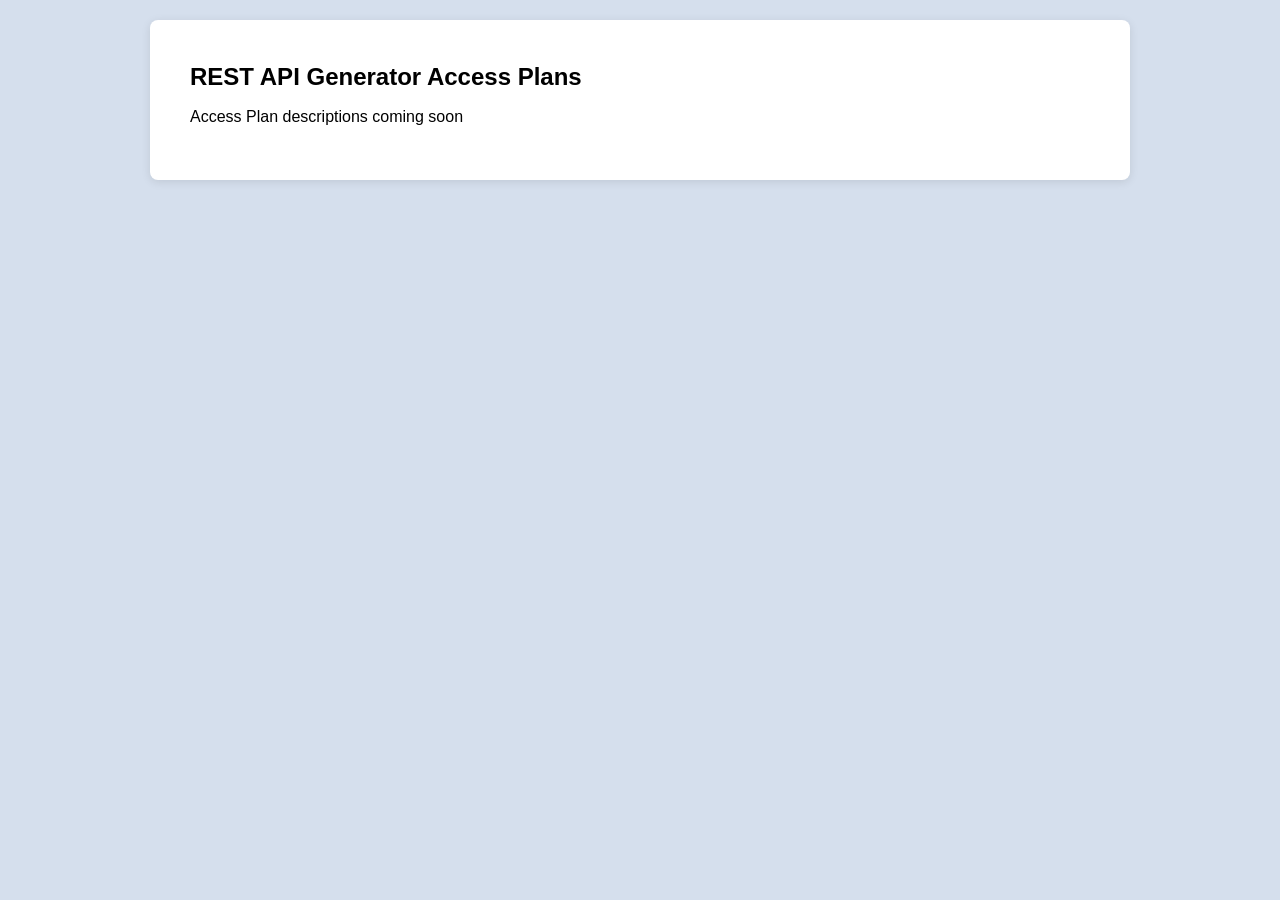
<file: src/main/webapp/accessPlan.html>
<!DOCTYPE html>
<html>
<head>
	<meta charset="ISO-8859-1">
	<title>REST API Generator Access Plans</title>
	<link rel="stylesheet" type="text/css" href="styles.css">
</head>
<body>
	<div id="page">
		<p class="title">REST API Generator Access Plans</p>
		<p>Access Plan descriptions coming soon</p>
</body>
</html>
</file>
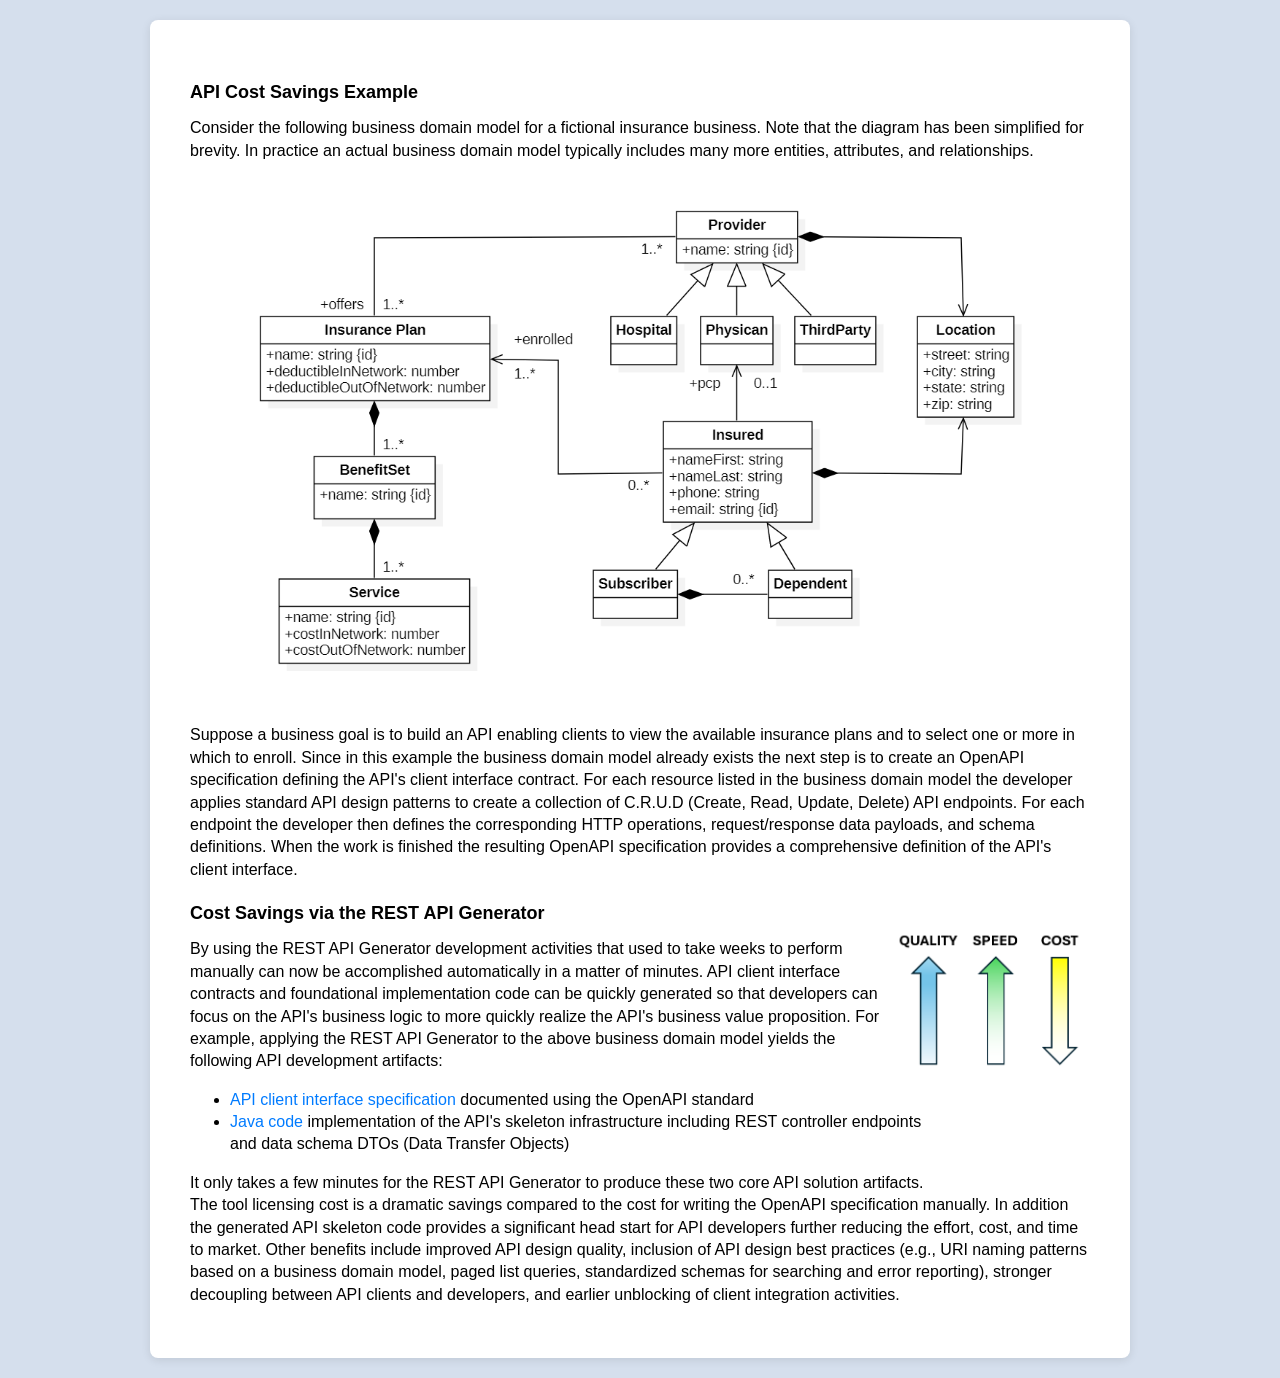
<file: src/main/webapp/apiExample.html>
<!DOCTYPE html>
<html>
<head>
	<meta charset="ISO-8859-1">
	<title>API Cost Savings Example</title>
	<link rel="stylesheet" type="text/css" href="styles.css">
</head>
<body>
	<div id="page">
		<p class="textHeader">API Cost Savings Example</p>
        <p>
            Consider the following business domain model for a fictional insurance business. Note that the diagram has been
            simplified for brevity.  In practice an actual business domain model typically includes many more entities,
            attributes, and relationships.
            <img id="insuranceExample" src="images/insuranceExample.png" />
        </p>
        <p>
            Suppose a business goal is to build an API enabling clients to view the available insurance plans and to select one
            or more in which to enroll.  Since in this example the business domain model already exists the next step is to create
            an OpenAPI specification defining the API's client interface contract.  For each resource listed in the business domain
            model the developer applies standard API design patterns to create a collection of C.R.U.D (Create, Read, Update, Delete)
            API endpoints.  For each endpoint the developer then defines the corresponding HTTP operations, request/response data
            payloads, and schema definitions.  When the work is finished the resulting OpenAPI specification provides a comprehensive
            definition of the API's client interface.
        </p>
        <img id="payBenefitsImage" src="images/benefits.png" />
 		<p class="textHeader">Cost Savings via the REST API Generator</p>
		<p>
            By using the REST API Generator development activities that used to take weeks to perform manually can now be accomplished
            automatically in a matter of minutes. API client interface contracts and foundational implementation code can be quickly
            generated so that developers can focus on the API's business logic to more quickly realize the API's business value proposition.
            For example, applying the REST API Generator to the above business domain model yields the following API development artifacts:
            <ul>
                <li><a href="exampleApiSpec.json" target="ExampleApiSpec">API client interface specification</a> documented using the OpenAPI standard</li>
                <li><a href="exampleApiCode.zip" target="ExampleApiCode">Java code</a> implementation of the API's skeleton infrastructure including
                    REST controller endpoints<br/> and data schema DTOs (Data Transfer Objects)</li>
            </ul>
        </p>
        <p>
            It only takes a few minutes for the REST API Generator to produce these two core API solution artifacts.<br/>The tool
            licensing cost is a dramatic savings compared to the cost for writing the OpenAPI specification manually. In addition the generated
            API skeleton code provides a significant head start for API developers further reducing the effort, cost, and time to market. Other benefits
            include improved API design quality, inclusion of API design best practices (e.g., URI naming patterns based on a business domain model,
            paged list queries, standardized schemas for searching and error reporting), stronger decoupling between API clients and developers, and
            earlier unblocking of client integration activities.
        </p>
    </div>
</body>
</html>
</file>
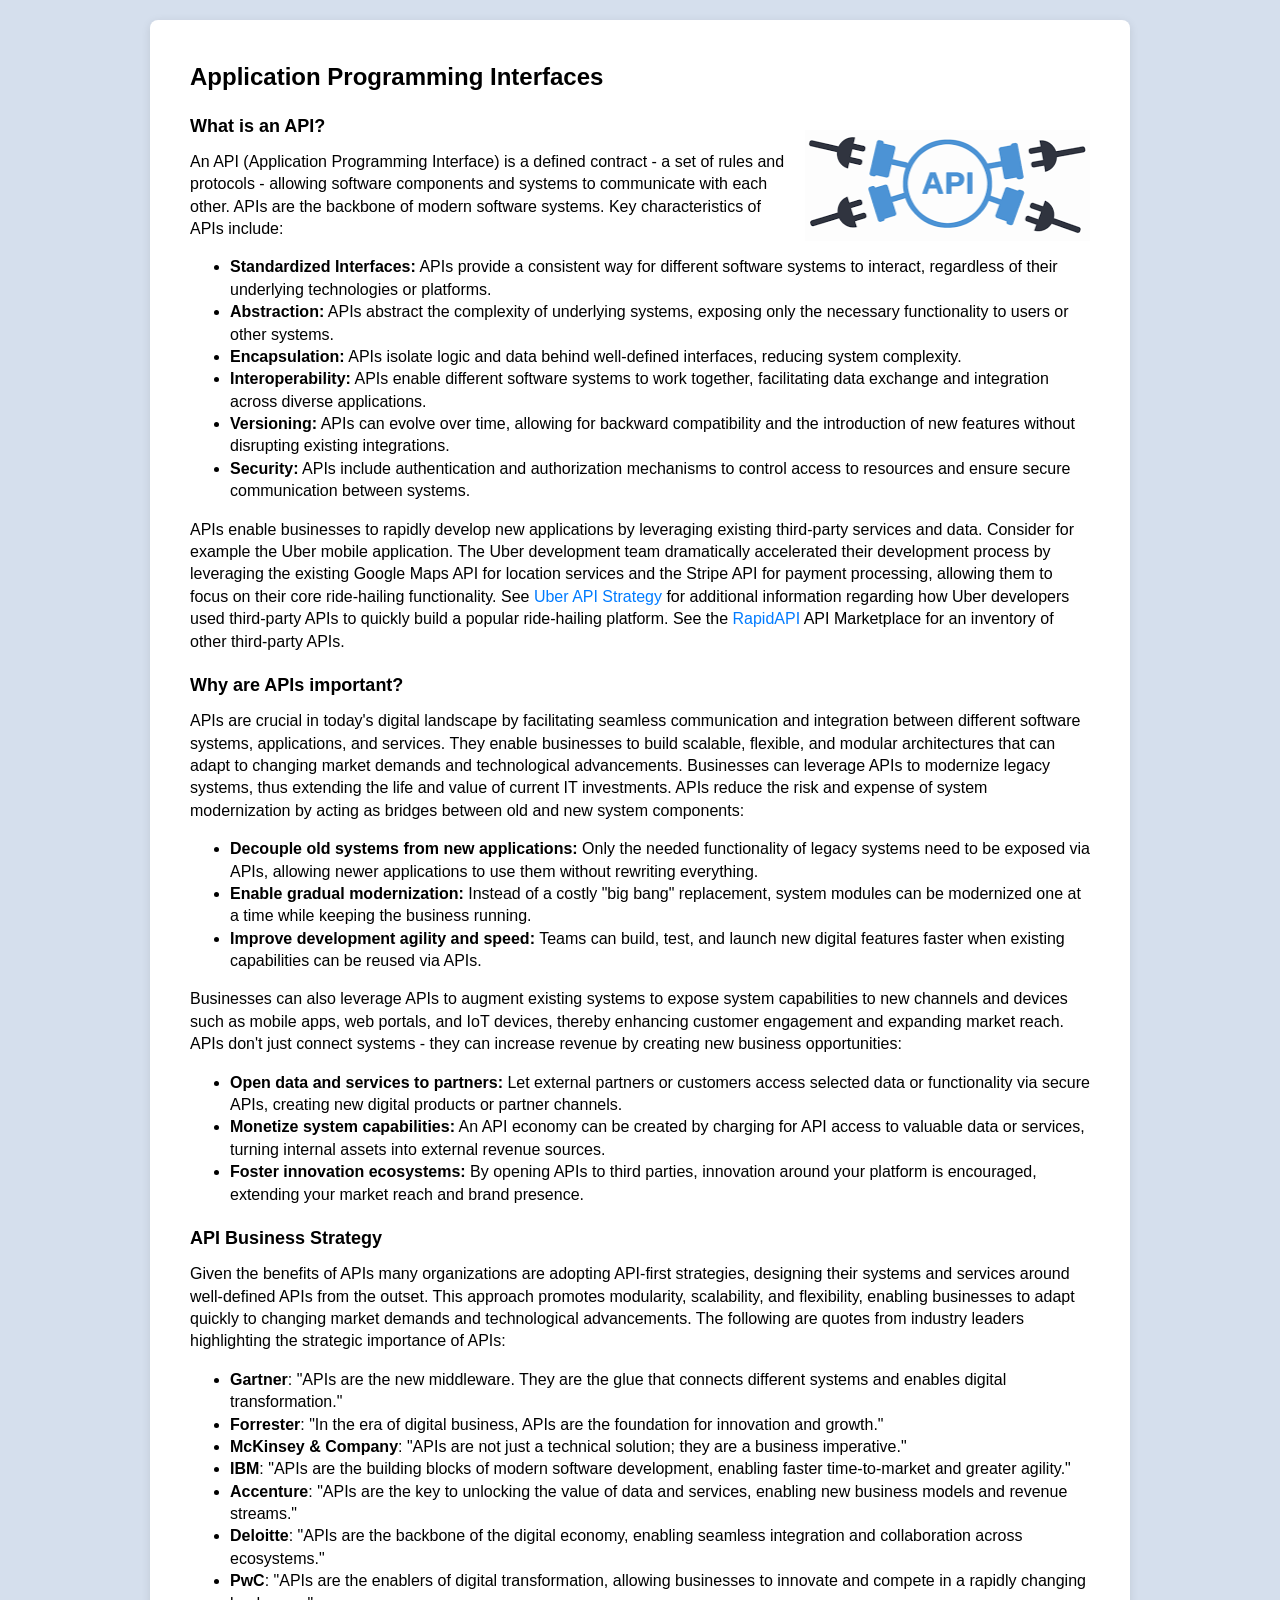
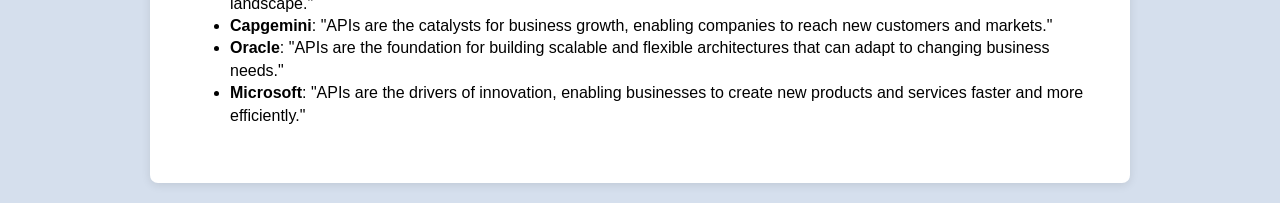
<file: src/main/webapp/apiOverview.html>
<!DOCTYPE html>
<html>
<head>
	<meta charset="ISO-8859-1">
	<title>Application Programming Interfaces Overview</title>
	<link rel="stylesheet" type="text/css" href="styles.css">
</head>
<body>
	<div id="page">
        <img id="apiImage" src="images/api.png" />
		<p class="title" id="apiTitle">Application Programming Interfaces</p>
		<p class="textHeader">What is an API?</p>
		<p>
			An API (Application Programming Interface) is a defined contract - a set of rules and protocols - allowing software components
			and systems to communicate with each other.  APIs are the backbone of modern software systems.  Key characteristics of APIs
			include:
			<ul>
				<li><b>Standardized Interfaces:</b> APIs provide a consistent way for different software systems to interact, regardless of their underlying technologies or platforms.</li>
				<li><b>Abstraction:</b> APIs abstract the complexity of underlying systems, exposing only the necessary functionality to users or other systems.</li>
				<li><b>Encapsulation:</b> APIs isolate logic and data behind well-defined interfaces, reducing system complexity.</li>
				<li><b>Interoperability:</b> APIs enable different software systems to work together, facilitating data exchange and integration across diverse applications.</li>
				<li><b>Versioning:</b> APIs can evolve over time, allowing for backward compatibility and the introduction of new features without disrupting existing integrations.</li>
				<li><b>Security:</b> APIs include authentication and authorization mechanisms to control access to resources and ensure secure communication between systems.</li>
			</ul>
		</p>
		<p>
			APIs enable businesses to rapidly develop new applications by leveraging existing third-party services and data.
			Consider for example the Uber mobile application.  The Uber development team dramatically accelerated their development process
			by leveraging the existing Google Maps API for location services and the Stripe API for payment processing, allowing them to focus
			on their core ride-hailing functionality.  See <a href="uber.html" target="_blank">Uber API Strategy</a> for additional
			information regarding how Uber developers used third-party APIs to quickly build a popular ride-hailing platform.  See
			the <a href="https://rapidapi.com/hub" target="_blank">RapidAPI</a> API Marketplace for an inventory of other third-party APIs.
		</p>
		<p class="textHeader">Why are APIs important?</p>
		<p>
			APIs are crucial in today's digital landscape by facilitating seamless communication and integration between different software
			systems, applications, and services.  They enable businesses to build scalable, flexible, and modular architectures that can adapt
			to changing market demands and technological advancements.  Businesses can leverage APIs to modernize legacy systems, thus extending
			the life and value of current IT investments.  APIs reduce the risk and expense of system modernization by acting as bridges
			between old and new system components:
				<ul>
					<li><b>Decouple old systems from new applications:</b> Only the needed functionality of legacy systems need to be exposed via APIs, allowing newer applications to use them without rewriting everything.</li>
					<li><b>Enable gradual modernization:</b> Instead of a costly "big bang" replacement, system modules can be modernized one at a time while keeping the business running.</li>
					<li><b>Improve development agility and speed:</b> Teams can build, test, and launch new digital features faster when existing capabilities can be reused via APIs.</li>
				</ul>
			Businesses can also leverage APIs to augment existing systems to expose system capabilities to new channels and devices such as
			mobile apps, web portals, and IoT devices, thereby enhancing customer engagement and expanding market reach.  APIs don't just
			connect systems - they can increase revenue by creating new business opportunities:
			<ul>
				<li><b>Open data and services to partners:</b> Let external partners or customers access selected data or functionality via secure APIs, creating new digital products or partner channels.</li>
				<li><b>Monetize system capabilities:</b> An API economy can be created by charging for API access to valuable data or services, turning internal assets into external revenue sources.</li>
				<li><b>Foster innovation ecosystems:</b> By opening APIs to third parties, innovation around your platform is encouraged, extending your market reach and brand presence.</li>
			</ul>
		</p>
		<p class="textHeader">API Business Strategy</p>
		<p>
			Given the benefits of APIs many organizations are adopting API-first strategies, designing their systems and services around
			well-defined APIs from the outset.  This approach promotes modularity, scalability, and flexibility, enabling businesses to adapt
			quickly to changing market demands and technological advancements.  The following are quotes from industry leaders highlighting
			the strategic importance of APIs:
			<ul>
				<li><b>Gartner</b>: "APIs are the new middleware.  They are the glue that connects different systems and enables digital transformation."</li>
				<li><b>Forrester</b>: "In the era of digital business, APIs are the foundation for innovation and growth."</li>
				<li><b>McKinsey & Company</b>: "APIs are not just a technical solution; they are a business imperative."</li>
				<li><b>IBM</b>: "APIs are the building blocks of modern software development, enabling faster time-to-market and greater agility."</li>
				<li><b>Accenture</b>: "APIs are the key to unlocking the value of data and services, enabling new business models and revenue streams."</li>
				<li><b>Deloitte</b>: "APIs are the backbone of the digital economy, enabling seamless integration and collaboration across ecosystems."</li>
				<li><b>PwC</b>: "APIs are the enablers of digital transformation, allowing businesses to innovate and compete in a rapidly changing landscape."</li>
				<li><b>Capgemini</b>: "APIs are the catalysts for business growth, enabling companies to reach new customers and markets."</li>
				<li><b>Oracle</b>: "APIs are the foundation for building scalable and flexible architectures that can adapt to changing business needs."</li>
				<li><b>Microsoft</b>: "APIs are the drivers of innovation, enabling businesses to create new products and services faster and more efficiently."</li>
			</ul>
		</p>
	</div>
</body>
</html>
</file>
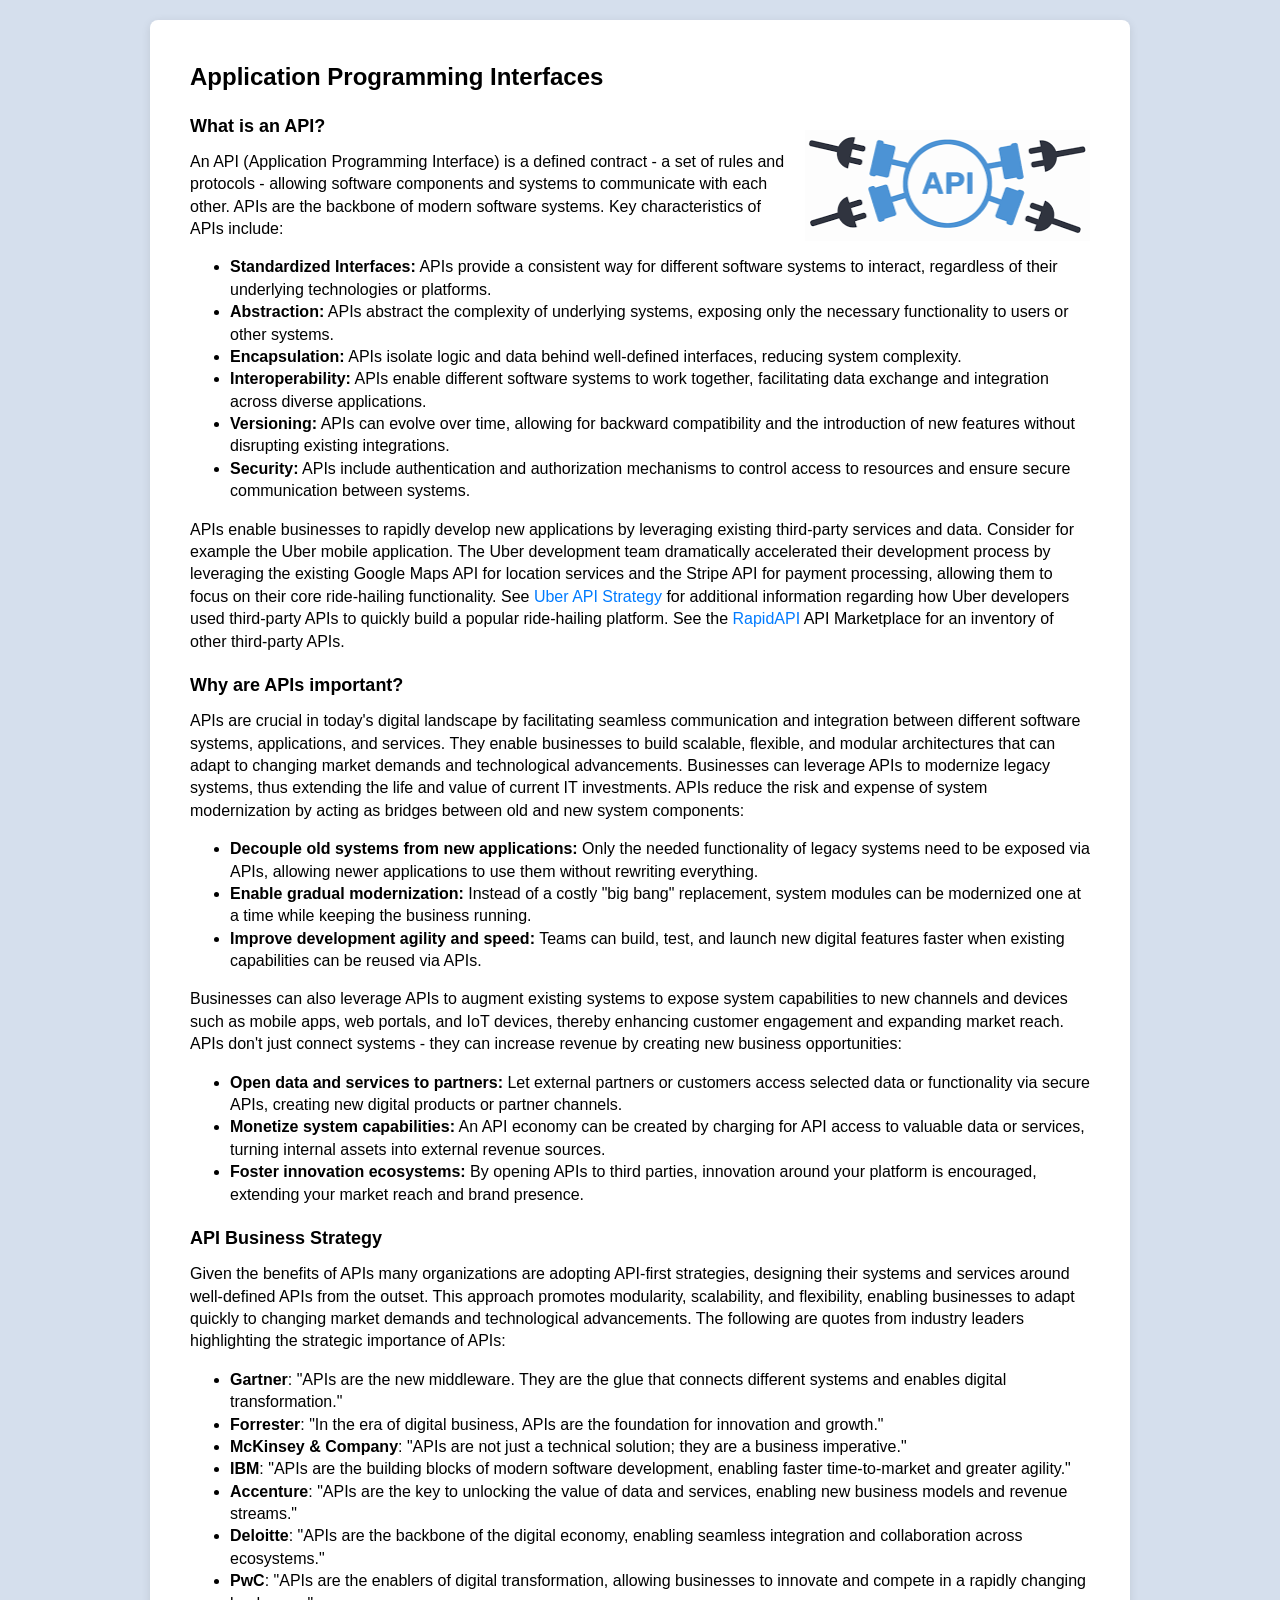
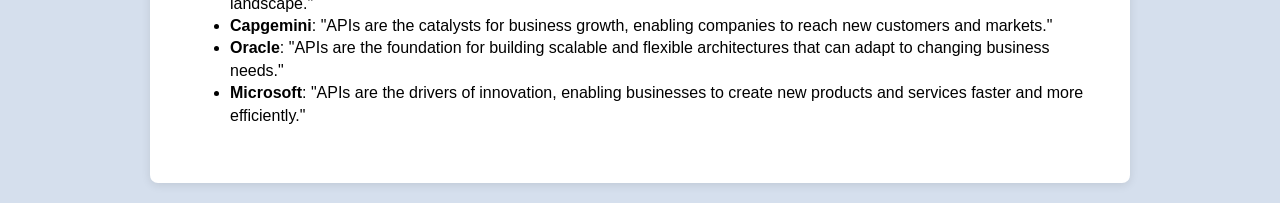
<file: src/main/webapp/overviewApi.html>
<!DOCTYPE html>
<html>
<head>
	<meta charset="ISO-8859-1">
	<title>Application Programming Interfaces Overview</title>
	<link rel="stylesheet" type="text/css" href="styles.css">
</head>
<body>
	<div id="page">
        <img id="apiImage" src="images/api.png" />
		<p class="title" id="apiTitle">Application Programming Interfaces</p>
		<p class="textHeader">What is an API?</p>
		<p>
			An API (Application Programming Interface) is a defined contract - a set of rules and protocols - allowing software components
			and systems to communicate with each other.  APIs are the backbone of modern software systems.  Key characteristics of APIs
			include:
			<ul>
				<li><b>Standardized Interfaces:</b> APIs provide a consistent way for different software systems to interact, regardless of their underlying technologies or platforms.</li>
				<li><b>Abstraction:</b> APIs abstract the complexity of underlying systems, exposing only the necessary functionality to users or other systems.</li>
				<li><b>Encapsulation:</b> APIs isolate logic and data behind well-defined interfaces, reducing system complexity.</li>
				<li><b>Interoperability:</b> APIs enable different software systems to work together, facilitating data exchange and integration across diverse applications.</li>
				<li><b>Versioning:</b> APIs can evolve over time, allowing for backward compatibility and the introduction of new features without disrupting existing integrations.</li>
				<li><b>Security:</b> APIs include authentication and authorization mechanisms to control access to resources and ensure secure communication between systems.</li>
			</ul>
		</p>
		<p>
			APIs enable businesses to rapidly develop new applications by leveraging existing third-party services and data.
			Consider for example the Uber mobile application.  The Uber development team dramatically accelerated their development process
			by leveraging the existing Google Maps API for location services and the Stripe API for payment processing, allowing them to focus
			on their core ride-hailing functionality.  See <a href="overviewUber.html" target="UberAPI">Uber API Strategy</a> for additional
			information regarding how Uber developers used third-party APIs to quickly build a popular ride-hailing platform.  See
			the <a href="https://rapidapi.com/hub" target="RapidAPI">RapidAPI</a> API Marketplace for an inventory of other third-party APIs.
		</p>
		<p class="textHeader">Why are APIs important?</p>
		<p>
			APIs are crucial in today's digital landscape by facilitating seamless communication and integration between different software
			systems, applications, and services.  They enable businesses to build scalable, flexible, and modular architectures that can adapt
			to changing market demands and technological advancements.  Businesses can leverage APIs to modernize legacy systems, thus extending
			the life and value of current IT investments.  APIs reduce the risk and expense of system modernization by acting as bridges
			between old and new system components:
				<ul>
					<li><b>Decouple old systems from new applications:</b> Only the needed functionality of legacy systems need to be exposed via APIs, allowing newer applications to use them without rewriting everything.</li>
					<li><b>Enable gradual modernization:</b> Instead of a costly "big bang" replacement, system modules can be modernized one at a time while keeping the business running.</li>
					<li><b>Improve development agility and speed:</b> Teams can build, test, and launch new digital features faster when existing capabilities can be reused via APIs.</li>
				</ul>
			Businesses can also leverage APIs to augment existing systems to expose system capabilities to new channels and devices such as
			mobile apps, web portals, and IoT devices, thereby enhancing customer engagement and expanding market reach.  APIs don't just
			connect systems - they can increase revenue by creating new business opportunities:
			<ul>
				<li><b>Open data and services to partners:</b> Let external partners or customers access selected data or functionality via secure APIs, creating new digital products or partner channels.</li>
				<li><b>Monetize system capabilities:</b> An API economy can be created by charging for API access to valuable data or services, turning internal assets into external revenue sources.</li>
				<li><b>Foster innovation ecosystems:</b> By opening APIs to third parties, innovation around your platform is encouraged, extending your market reach and brand presence.</li>
			</ul>
		</p>
		<p class="textHeader">API Business Strategy</p>
		<p>
			Given the benefits of APIs many organizations are adopting API-first strategies, designing their systems and services around
			well-defined APIs from the outset.  This approach promotes modularity, scalability, and flexibility, enabling businesses to adapt
			quickly to changing market demands and technological advancements.  The following are quotes from industry leaders highlighting
			the strategic importance of APIs:
			<ul>
				<li><b>Gartner</b>: "APIs are the new middleware.  They are the glue that connects different systems and enables digital transformation."</li>
				<li><b>Forrester</b>: "In the era of digital business, APIs are the foundation for innovation and growth."</li>
				<li><b>McKinsey & Company</b>: "APIs are not just a technical solution; they are a business imperative."</li>
				<li><b>IBM</b>: "APIs are the building blocks of modern software development, enabling faster time-to-market and greater agility."</li>
				<li><b>Accenture</b>: "APIs are the key to unlocking the value of data and services, enabling new business models and revenue streams."</li>
				<li><b>Deloitte</b>: "APIs are the backbone of the digital economy, enabling seamless integration and collaboration across ecosystems."</li>
				<li><b>PwC</b>: "APIs are the enablers of digital transformation, allowing businesses to innovate and compete in a rapidly changing landscape."</li>
				<li><b>Capgemini</b>: "APIs are the catalysts for business growth, enabling companies to reach new customers and markets."</li>
				<li><b>Oracle</b>: "APIs are the foundation for building scalable and flexible architectures that can adapt to changing business needs."</li>
				<li><b>Microsoft</b>: "APIs are the drivers of innovation, enabling businesses to create new products and services faster and more efficiently."</li>
			</ul>
		</p>
	</div>
</body>
</html>
</file>
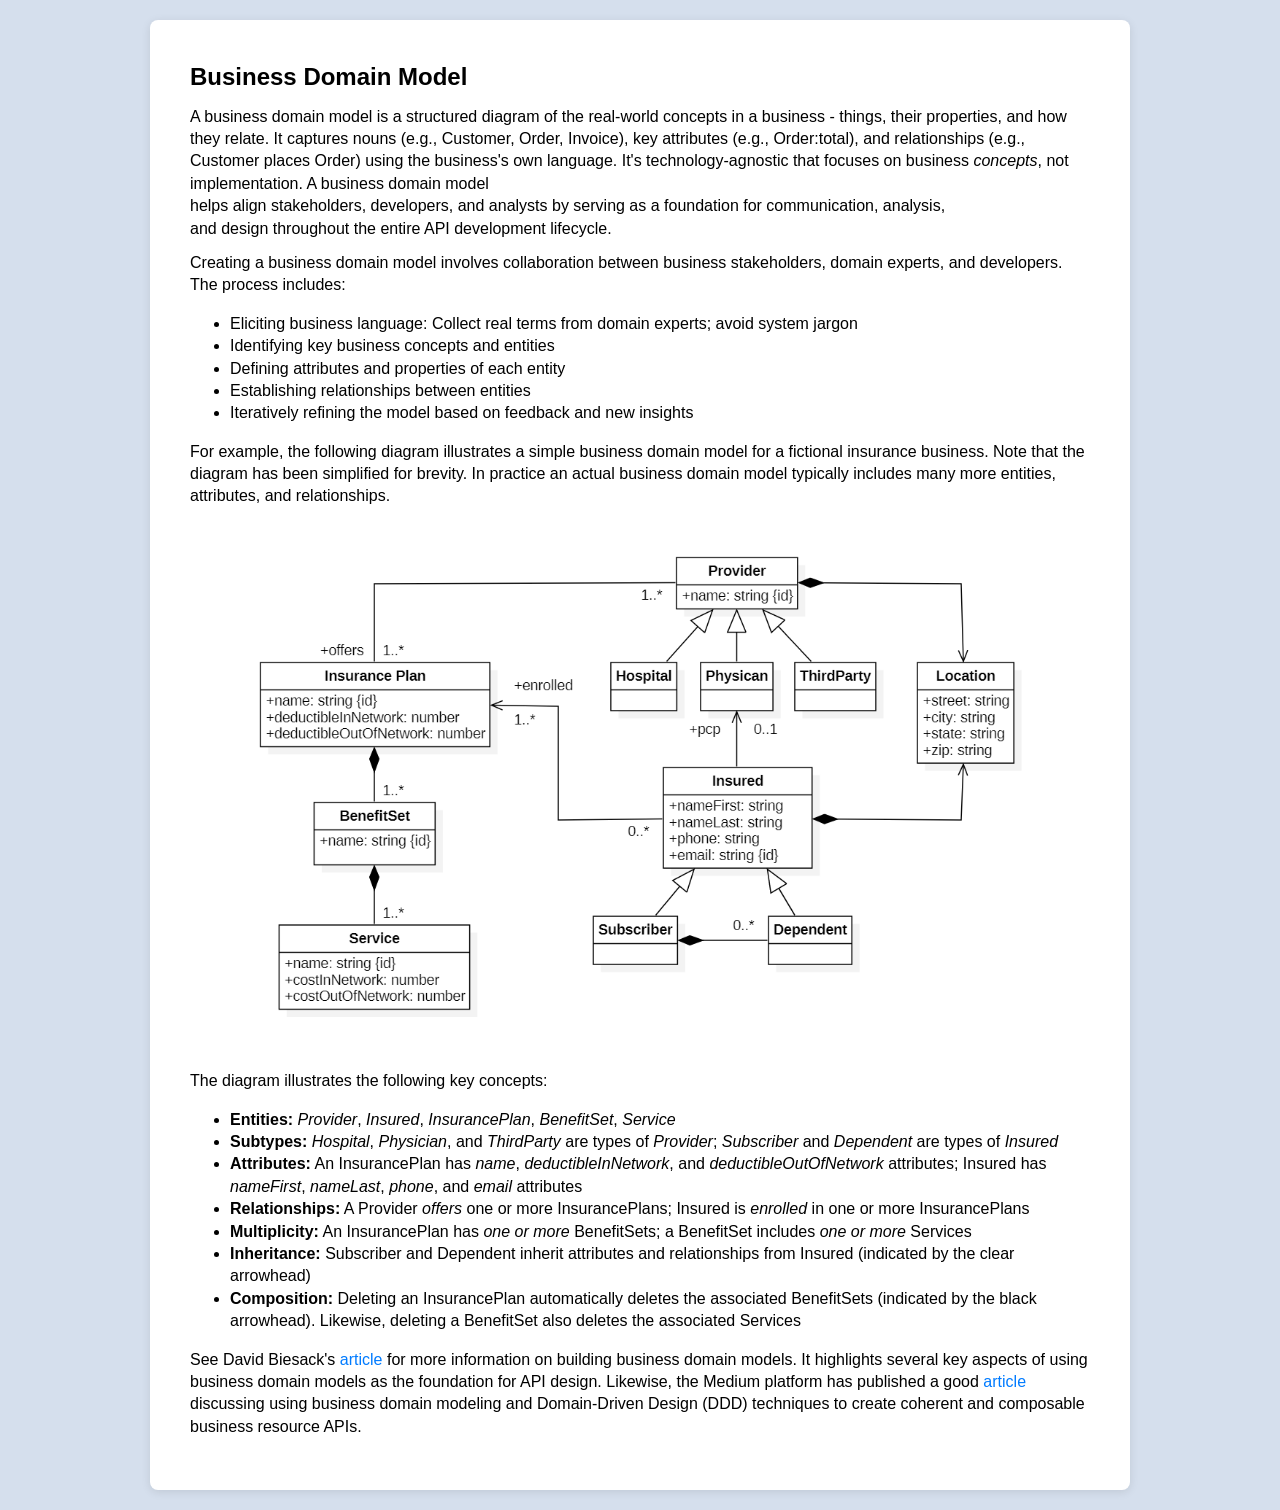
<file: src/main/webapp/overviewDomainModel.html>
<!DOCTYPE html>
<html>
<head>
	<meta charset="ISO-8859-1">
	<title>Business Domain Model Overview</title>
	<link rel="stylesheet" type="text/css" href="styles.css">
</head>
<body>
	<div id="page">
		<p class="title">Business Domain Model</p>
		<p>
			A business domain model is a structured diagram of the real-world concepts in a business - things, their properties,
			and how they relate. It captures nouns (e.g., Customer, Order, Invoice), key attributes (e.g., Order:total), and relationships
			(e.g., Customer places Order) using the business's own language. It's technology-agnostic that focuses on business <i>concepts</i>,
			not implementation. A business domain model<br/>helps align stakeholders, developers, and analysts by serving as a
			foundation for communication, analysis,<br/>and design throughout the entire API development lifecycle.
		</p>
		<p>
			Creating a business domain model involves collaboration between business stakeholders, domain experts, and developers.
			The process includes:
			<ul>
				<li>Eliciting business language: Collect real terms from domain experts; avoid system jargon</li>
				<li>Identifying key business concepts and entities</li>
				<li>Defining attributes and properties of each entity</li>
				<li>Establishing relationships between entities</li>
				<li>Iteratively refining the model based on feedback and new insights</li>
			</ul>
			For example, the following diagram illustrates a simple business domain model for a fictional insurance business.  Note that the diagram
			has been simplified for brevity.  In practice an actual business domain model typically includes many more entities, attributes,
			and relationships.
			<img id="insuranceExample" src="images/insuranceExample.png" alt="Insurance Domain Model">
			The diagram illustrates the following key concepts:
			<ul>
				<li><b>Entities:</b> <i>Provider</i>, <i>Insured</i>, <i>InsurancePlan</i>, <i>BenefitSet</i>, <i>Service</i></li>
				<li><b>Subtypes:</b> <i>Hospital</i>, <i>Physician</i>, and <i>ThirdParty</i> are types of <i>Provider</i>; <i>Subscriber</i> and <i>Dependent</i> are types of <i>Insured</i></li>
				<li><b>Attributes:</b> An InsurancePlan has <i>name</i>, <i>deductibleInNetwork</i>, and <i>deductibleOutOfNetwork</i> attributes; Insured has <i>nameFirst</i>, <i>nameLast</i>, <i>phone</i>, and <i>email</i> attributes</li>
				<li><b>Relationships:</b> A Provider <i>offers</i> one or more InsurancePlans; Insured is <i>enrolled</i> in one or more InsurancePlans</li>
				<li><b>Multiplicity:</b> An InsurancePlan has <i>one or more</i> BenefitSets; a BenefitSet includes <i>one or more</i> Services</li>
				<li><b>Inheritance:</b> Subscriber and Dependent inherit attributes and relationships from Insured (indicated by the clear arrowhead)</li>
				<li><b>Composition:</b> Deleting an InsurancePlan automatically deletes the associated BenefitSets (indicated by the black arrowhead). Likewise, deleting a BenefitSet also deletes the associated Services</li>
			</ul>
		</p>
		<p>
			See David Biesack's
			<a href="https://apidesignmatters.substack.com/p/building-a-domain-model?utm_source=chatgpt.com" target="APIDesignMatters">article</a>
			for more information on building business domain models.  It highlights several key aspects of using business domain models
			as the foundation for API design.  Likewise, the Medium platform has published a good
			<a href="https://medium.com/api-center/where-do-business-resource-apis-come-from-472cc8422dec" target="Medium">article</a>
			discussing using business domain modeling and Domain-Driven Design (DDD) techniques to create coherent and composable
			business resource APIs.
		</p>
	</div>
</body>
</html>
</file>
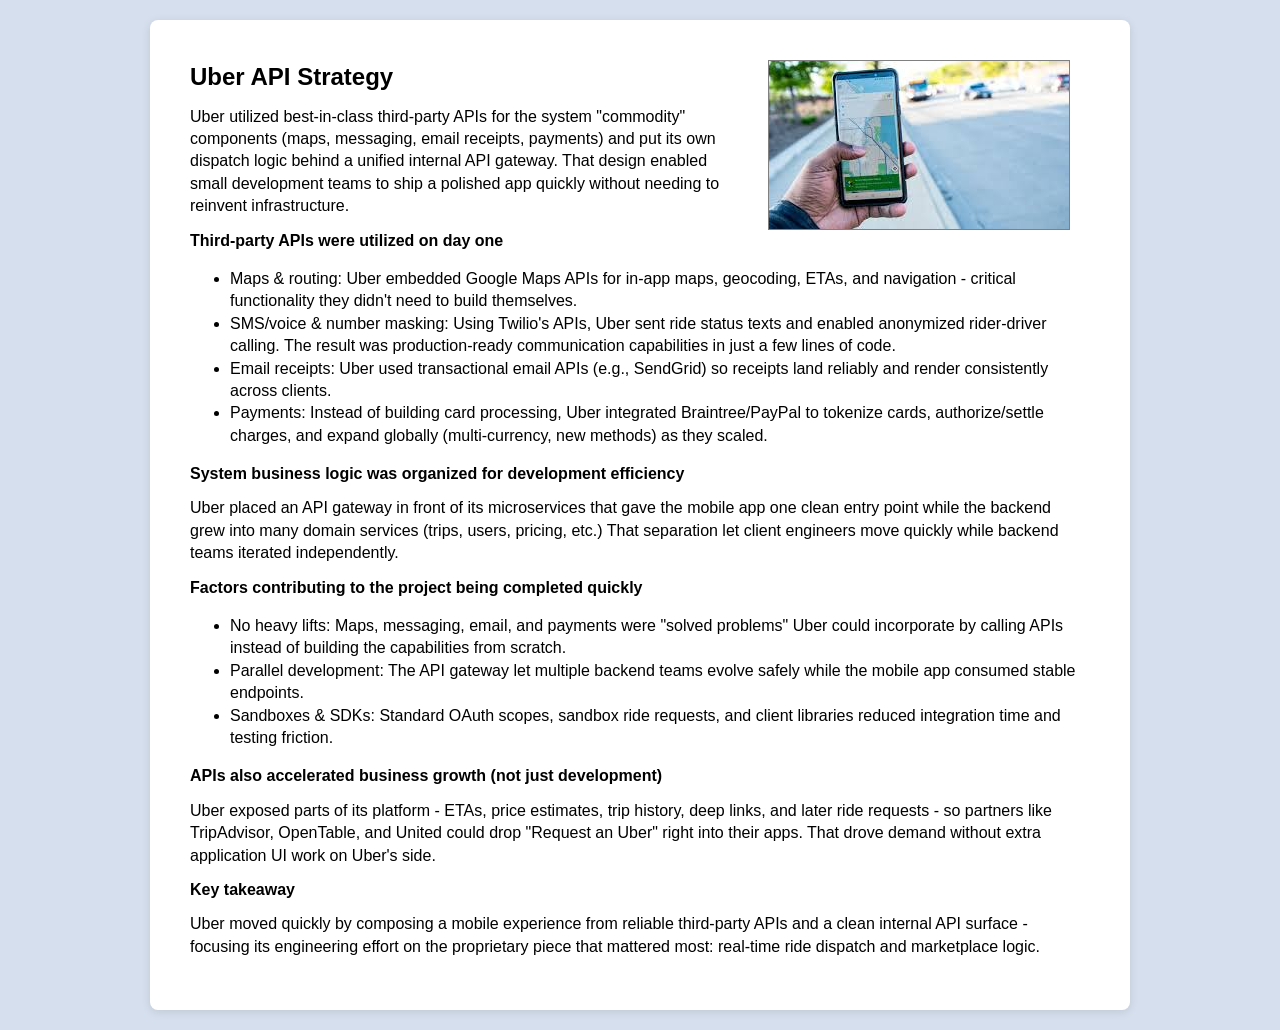
<file: src/main/webapp/overviewUber.html>
<!DOCTYPE html>
<html>
<head>
	<meta charset="ISO-8859-1">
	<title>Uber API Strategy</title>
	<link rel="stylesheet" type="text/css" href="styles.css">
</head>
<body>
	<div id="page">
        <img id="uberLogo" src="images/uberApp.jpg" />
        <p class="title">Uber API Strategy</p>
        <p>
            Uber utilized best-in-class third-party APIs for the system "commodity" components (maps, messaging, email receipts, payments)
            and put its own dispatch logic behind a unified internal API gateway. That design enabled small development teams to ship a polished app quickly
            without needing to reinvent infrastructure.
        </p>
        <p><b>Third-party APIs were utilized on day one</b></p>
        <p>
            <ul>
                <li>Maps & routing: Uber embedded Google Maps APIs for in-app maps, geocoding, ETAs, and navigation - critical functionality they didn't need to build themselves.</li>
                <li>SMS/voice & number masking: Using Twilio's APIs, Uber sent ride status texts and enabled anonymized rider-driver calling.  The result was production-ready communication capabilities in just a few lines of code.</li>
                <li>Email receipts: Uber used transactional email APIs (e.g., SendGrid) so receipts land reliably and render consistently across clients.</li>
                <li>Payments: Instead of building card processing, Uber integrated Braintree/PayPal to tokenize cards, authorize/settle charges, and expand globally (multi-currency, new methods) as they scaled.</li>
            </ul>
        </p>
        <p><b>System business logic was organized for development efficiency</b></p>
        <p>
            Uber placed an API gateway in front of its microservices that gave the mobile app one clean entry point while the
            backend grew into many domain services (trips, users, pricing, etc.) That separation let client engineers move quickly
            while backend teams iterated independently.
        </p>
        <p><b>Factors contributing to the project being completed quickly</b></p>
        <p>
            <ul>
                <li>No heavy lifts: Maps, messaging, email, and payments were "solved problems" Uber could incorporate by calling APIs instead of building the capabilities from scratch.</li>
                <li>Parallel development: The API gateway let multiple backend teams evolve safely while the mobile app consumed stable endpoints.</li>
                <li>Sandboxes & SDKs: Standard OAuth scopes, sandbox ride requests, and client libraries reduced integration time and testing friction.</li>
            </ul>
        </p>
        <p><b>APIs also accelerated business growth (not just development)</b></p>
        <p>
            Uber exposed parts of its platform - ETAs, price estimates, trip history, deep links, and later ride
            requests - so partners like TripAdvisor, OpenTable, and United could drop "Request an Uber" right into their apps. That
            drove demand without extra application UI work on Uber's side.
        </p>
       <p><b>Key takeaway</b></p>
        <p>
            Uber moved quickly by composing a mobile experience from reliable third-party APIs and a clean internal API surface - focusing
            its engineering effort on the proprietary piece that mattered most: real-time ride dispatch and marketplace logic.
        </p>
	</div>
</body>
</html>
</file>
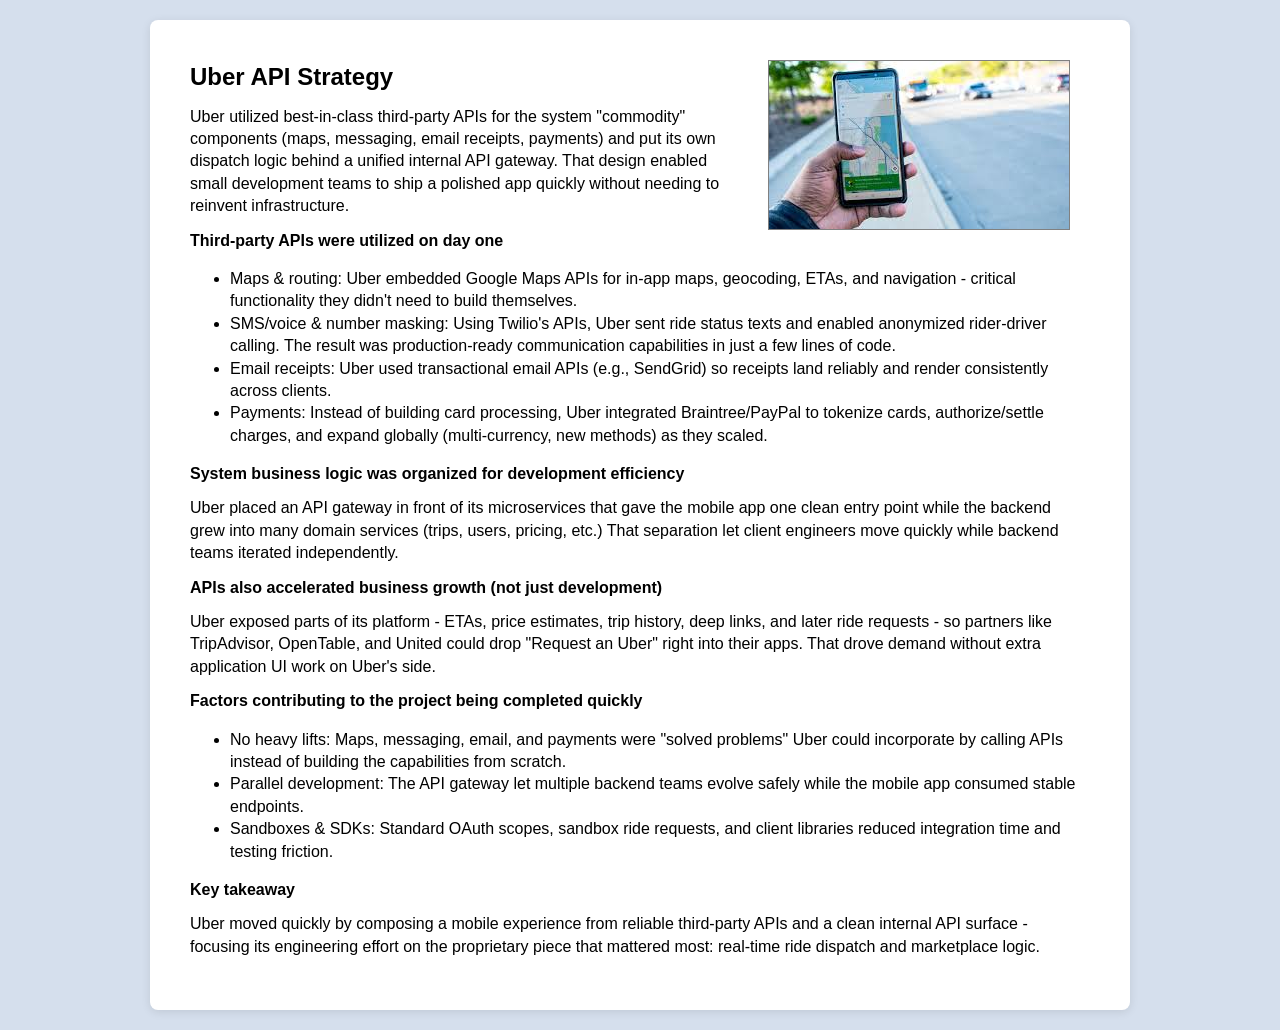
<file: src/main/webapp/uber.html>
<!DOCTYPE html>
<html>
<head>
	<meta charset="ISO-8859-1">
	<title>Uber API Strategy</title>
	<link rel="stylesheet" type="text/css" href="styles.css">
</head>
<body>
	<div id="page">
        <img id="uberLogo" src="images/uberApp.jpg" />
        <p class="title">Uber API Strategy</p>
        <p>
            Uber utilized best-in-class third-party APIs for the system "commodity" components (maps, messaging, email receipts, payments)
            and put its own dispatch logic behind a unified internal API gateway. That design enabled small development teams to ship a polished app quickly
            without needing to reinvent infrastructure.
        </p>
        <p><b>Third-party APIs were utilized on day one</b></p>
        <p>
            <ul>
                <li>Maps & routing: Uber embedded Google Maps APIs for in-app maps, geocoding, ETAs, and navigation - critical functionality they didn't need to build themselves.</li>
                <li>SMS/voice & number masking: Using Twilio's APIs, Uber sent ride status texts and enabled anonymized rider-driver calling.  The result was production-ready communication capabilities in just a few lines of code.</li>
                <li>Email receipts: Uber used transactional email APIs (e.g., SendGrid) so receipts land reliably and render consistently across clients.</li>
                <li>Payments: Instead of building card processing, Uber integrated Braintree/PayPal to tokenize cards, authorize/settle charges, and expand globally (multi-currency, new methods) as they scaled.</li>
            </ul>
        </p>
        <p><b>System business logic was organized for development efficiency</b></p>
        <p>
            Uber placed an API gateway in front of its microservices that gave the mobile app one clean entry point while the
            backend grew into many domain services (trips, users, pricing, etc.) That separation let client engineers move quickly
            while backend teams iterated independently.
        </p>
        <p><b>APIs also accelerated business growth (not just development)</b></p>
        <p>
            Uber exposed parts of its platform - ETAs, price estimates, trip history, deep links, and later ride
            requests - so partners like TripAdvisor, OpenTable, and United could drop "Request an Uber" right into their apps. That
            drove demand without extra application UI work on Uber's side.
        </p>
        <p><b>Factors contributing to the project being completed quickly</b></p>
        <p>
            <ul>
                <li>No heavy lifts: Maps, messaging, email, and payments were "solved problems" Uber could incorporate by calling APIs instead of building the capabilities from scratch.</li>
                <li>Parallel development: The API gateway let multiple backend teams evolve safely while the mobile app consumed stable endpoints.</li>
                <li>Sandboxes & SDKs: Standard OAuth scopes, sandbox ride requests, and client libraries reduced integration time and testing friction.</li>
            </ul>
        </p>
        <p><b>Key takeaway</b></p>
        <p>
            Uber moved quickly by composing a mobile experience from reliable third-party APIs and a clean internal API surface - focusing
            its engineering effort on the proprietary piece that mattered most: real-time ride dispatch and marketplace logic.
        </p>
	</div>
</body>
</html>
</file>
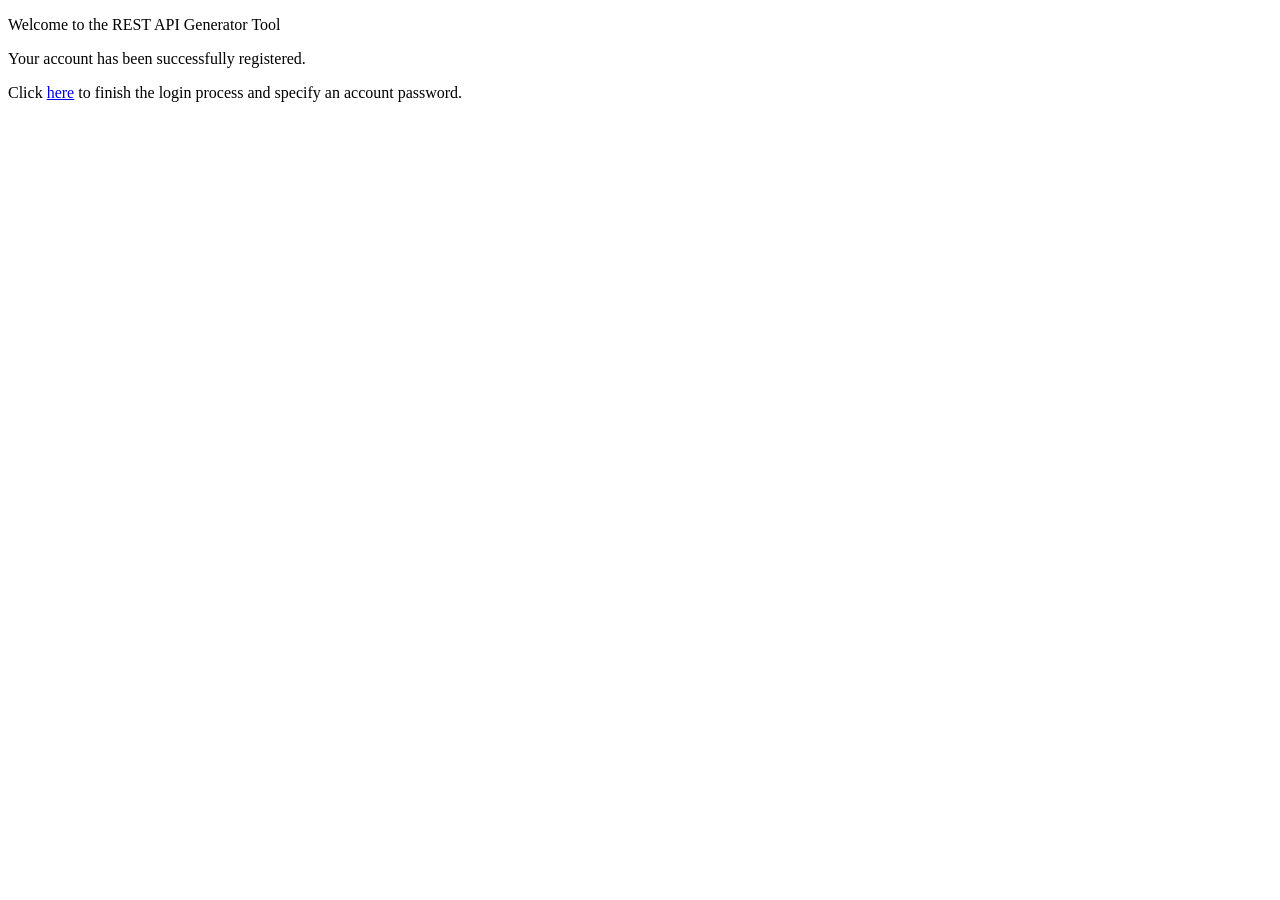
<file: target/classes/templates/welcome.html>
<!DOCTYPE html>
<html>
<body>
    <p>Welcome to the REST API Generator Tool</p>
    <p>Your account has been successfully registered.</p>
    <p>Click <a href="%1s/emailVerified?email=%2s&key=%3d">here</a> to finish the login process and specify an account password.</p>
</body>
</html>
</file>
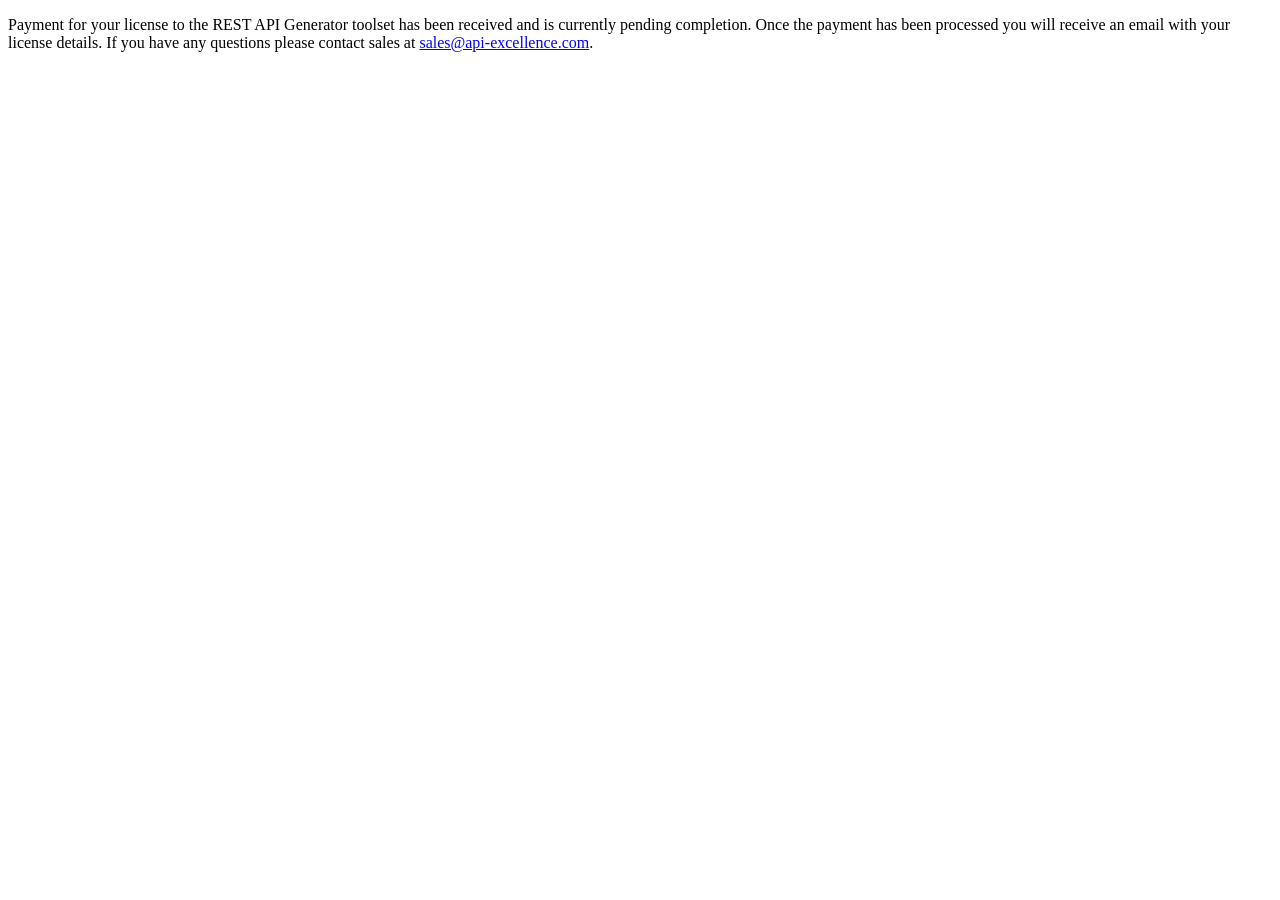
<file: src/main/resources/templates/licensePending.html>
<!DOCTYPE html>
<html>
<body>
    <p>
        Payment for your license to the REST API Generator toolset has been received and is currently pending completion.
        Once the payment has been processed you will receive an email with your license details.
        If you have any questions please contact sales at <a href="mailto:sales@api-excellence.com">sales@api-excellence.com</a>.
    </p>
</body>
</html>
</file>
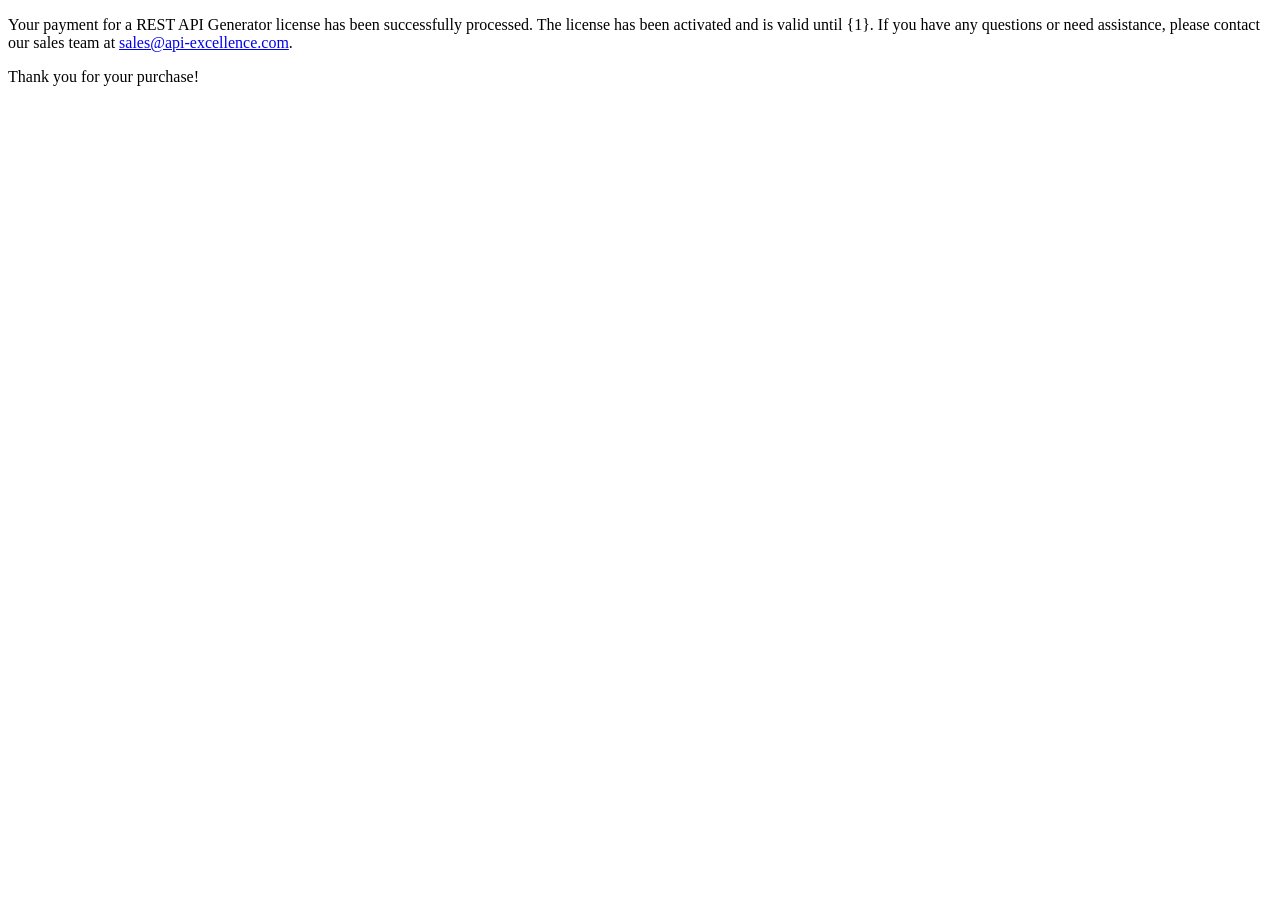
<file: src/main/resources/templates/licensePurchased.html>
<!DOCTYPE html>
<html>
<body>
    <p>
        Your payment for a REST API Generator license has been successfully processed.
        The license has been activated and is valid until {1}.
        If you have any questions or need assistance, please contact our sales team at
        <a href="mailto:sales@api-excellence.com">sales@api-excellence.com</a>.
    </p>
    <p>
        Thank you for your purchase!
    </p>
</body>
</html>
</file>
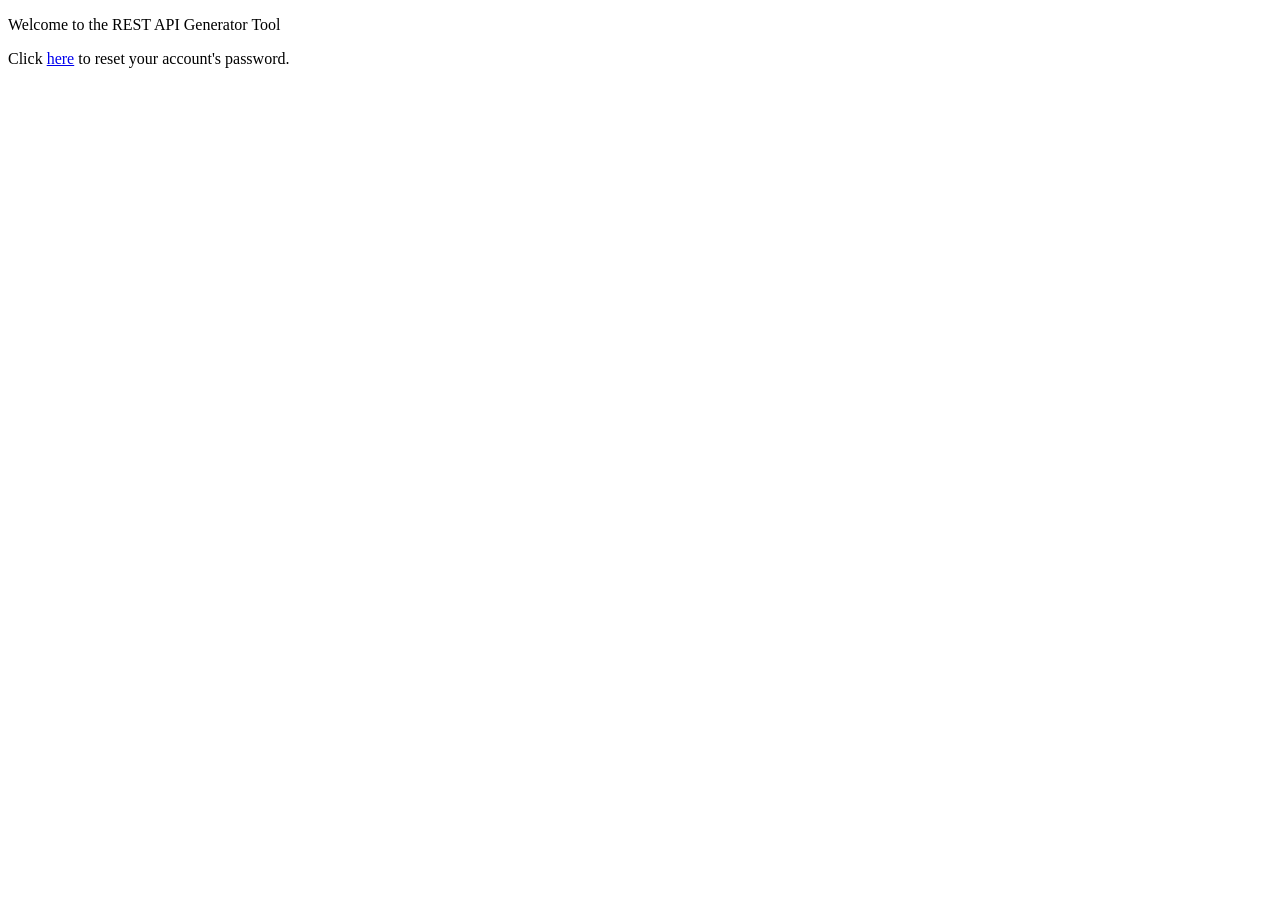
<file: src/main/resources/templates/resetPassword.html>
<!DOCTYPE html>
<html>
<body>
    <p>Welcome to the REST API Generator Tool</p>
    <p>Click <a href="%1s/viewPasswordResetForm?email=%2s&key=%3d">here</a> to reset your account's password.</p>
</body>
</html>
</file>
<file: src/main/webapp/styles.css>
BODY {
    margin: 20px;
    font-family: Verdana, sans-serif;
    background-color: #D5DFED;
}
P {
    margin: 0px 0px 12px 0px;
}
B {
    font-weight: bold;
}
A {
    color: #007BFF;
    text-decoration: none;
}
A:hover {
    text-decoration: underline;
    cursor: pointer;
}
TABLE {
    width: 100%;
    border-collapse: collapse;
}
TD {
    padding: 6px 4px;
    vertical-align: top;
}
LABEL {
    width: 100%;
    display: inline-block;
    padding-right: 4px;
    text-align: right;
    white-space: nowrap;
}
INPUT[type="text"] {
    width: 240px;
}
BUTTON {
    padding: 8px 16px;
    font-size: 16px;
    font-weight: bold;
    color: white;
    background-color: #156082;
    border: none;
    border-radius: 8px;
    cursor: pointer;
}
#page {
    background-color: #ffffff;
    max-width: 900px;
    margin: auto;
    padding: 40px;
    border-radius: 8px;
    box-shadow: 0 2px 10px rgba(0, 0, 0, 0.1);
    line-height: 1.4;
}
.textHeader {
    font-family: Arial, sans-serif;
    font-size: 18px;
    font-weight: bold;
    margin: 20px 0px 12px 0px;
}
.title {
    font-family: Arial, sans-serif;
    font-size: 24px;
    font-weight: bold;
    text-align: left;
}
.subtitle {
    padding-top: 4px
    font-family: Arial, sans-serif;
    font-size: 18px;
    font-weight: bold;
    text-align: left;
}
.sectionHeader {
    font-family: Arial, sans-serif;
    font-size: 20px;
    font-weight: bold;
    margin: 20px 0px 12px 0px;
}
#logo IMG {
    width: 460px;
    display: block;
    margin: auto;
    margin-bottom: 15px;
    padding: 16px 32px;
}
#apiBuildSteps {
    width: 900px;
    display: block;
    margin: 30px 0px;
}
.stepImage {
    height: 24px;
    margin-right: 4px;
    vertical-align: middle;
}
.formHeader {
    width: 100%;
    display: inline-block;
    margin-top: 20px;
    padding: 6px 0px 6px 6px;
    font-weight: bold;
    font-size: 16px;
    background-color: #cae1f8;
    border-bottom: 1px solid #ddd;
}
.formNote {
    width: 100%;
}
.required {
    font-size: 12px;
    vertical-align: super;
    color: red;
}
.actionPanel {
    margin: 10px auto 20px auto;
    font-weight: bold;
    text-align: center;
}
.actionPanel BUTTON {
    margin: 10px;
}
.errorPanel {
    width: 800px;
    margin: auto;
    margin-top: 20px;
    padding: 10px; 
    color: black;
    background-color: #ffd4d4;
    border-radius: 8px;
}
.errorPanel UL {
    margin: 0px;
}
.successPanel {
    width: 800px;
    margin: auto;
    margin-top: 20px;
    padding: 10px;
    color: black;
    background-color: #bffaba;
    border-radius: 8px;
    text-align: center;
}
.successPanel BUTTON {
    margin-top: 10px;
}
#apiImage {
    width: 285px;
    float: right;
    margin: 70px 0px 0px 20px;
}
#uberLogo {
    width: 300px;
    float: right;
    margin: 0px 20px;
    border: 1px solid #808080;
}
#insuranceExample {
    width: 800px;
    display: block;
    margin: 40px auto;
}
#apiCapabilities {
    margin-left: 40px; 
}
#payBenefitsImage {
    width: 200px;
    float: right;
    padding: 30px 0px 0px 10px;
}
#subscriptionPlansHeader {
    font-family: Arial, sans-serif;
    font-size: 18px;
    font-weight: bold;
    margin-top: 30px;
}
.subscriptionPlanLabel {
    text-align: right;
    white-space: nowrap;
}
#descriptionSwitch {
    text-align: center;
    font-size: 14px;
}
#executiveSummary {
    margin-top: 20px;
    padding: 0px 45px 20px 45px;
    text-align: left;
    font-style: italic;
}
#userTable {
    border-collapse: collapse;
    border: 1px solid #808080;
    background-color: white;
}
#userTable TH, #userTable TD {
    border: 1px solid #808080;
    padding: 8px 12px;
    text-align: left;
    vertical-align: middle;
}
#userTableHeader {
    background-color: #f2f2f2;;
    font-weight: bold;
    text-align: center;
}
#userTable #saveButton {
    background-color: #329c4a;
}
#licenseBenefitsImage {
    width: 200px;
    float: right;
    padding: 15px 0px 20px 20px;
}
#licenseOptions {
    margin: 10px 20px;
}
#paypal-button-container {
    width: 200px;
    padding: 10px 0px 0px 24px;
}
#buttonContactSales {
    margin: 10px 24px;
}
#toolsTable .icon {
    text-align: center;
}
#toolsTable IMG {
    height: 48px;
    margin: 0px auto;
    padding: 6px 10px 6px 20px;
    cursor: pointer;
}
#passwordResetEmail {
    white-space: nowrap;
}
#apiSpecForm {
    clear: both;
}
#specGeneration {
    height: 125px;
    float: right;
}
#apiCodeForm {
    clear: both
}
#apiCodeForm TD:nth-child(2) {
    width: 100%;
}
#codeGeneration {
    height: 125px;
    float: right;
}
.popup{
    position: fixed;
    z-index: 9999;
    max-width: 340px;
    min-width: 220px;
    padding: 12px 14px;
    border: 1px solid #ddd;
    border-radius: 10px;
    background: #fff;
    box-shadow: 0 12px 30px rgba(0,0,0,.75);
    display: none;
}
</file>
